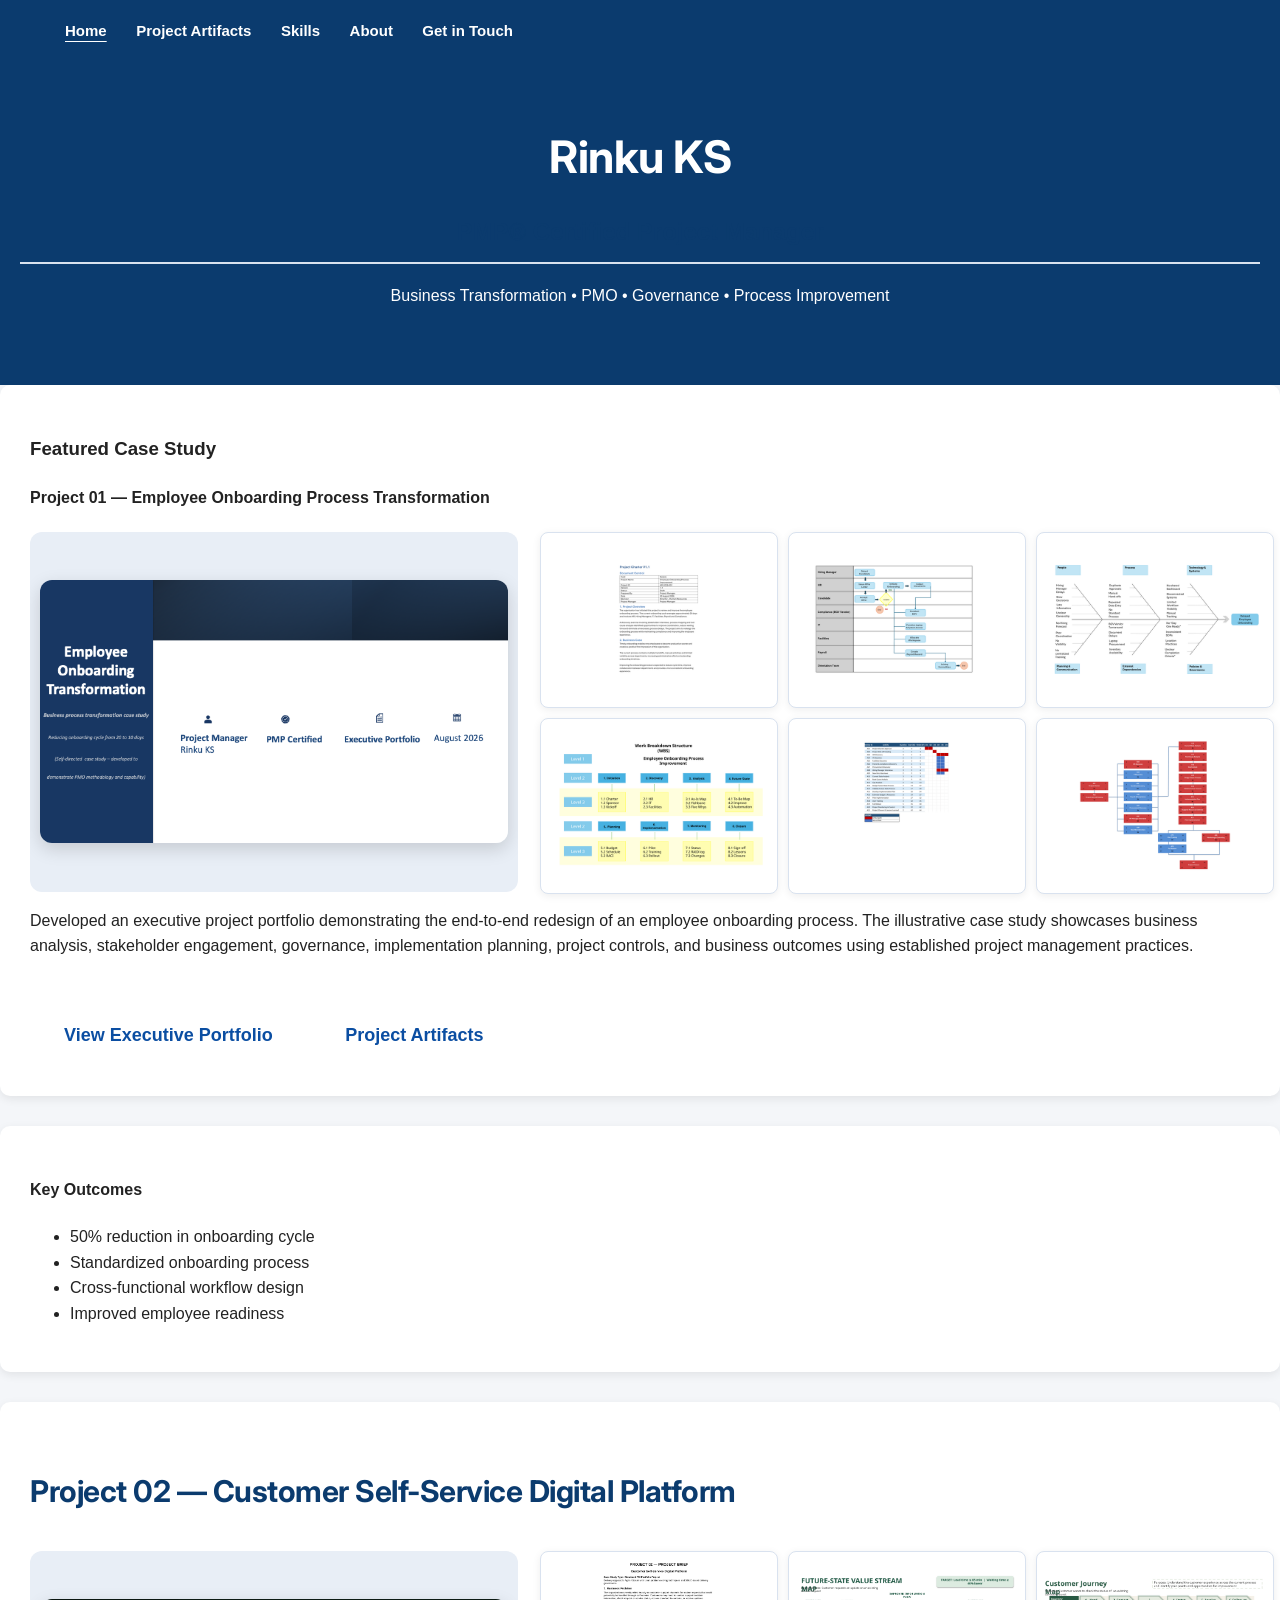
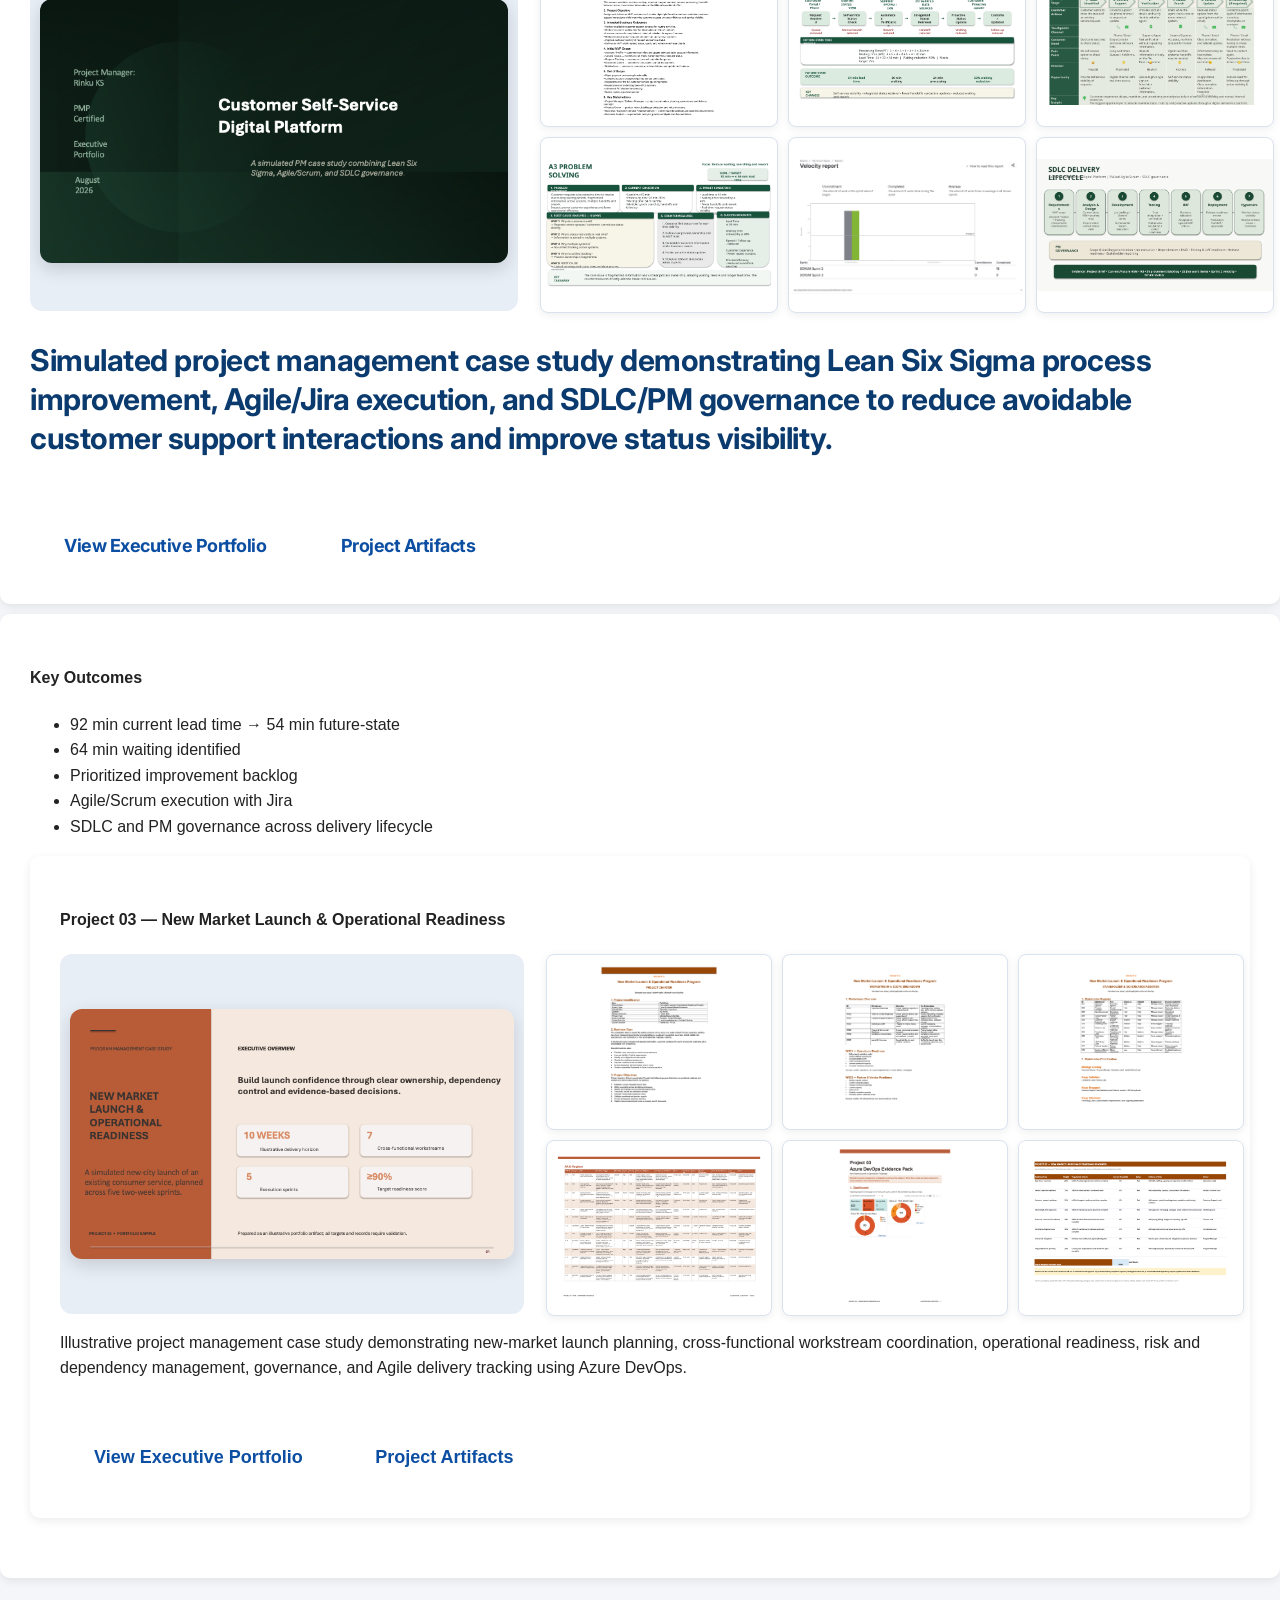
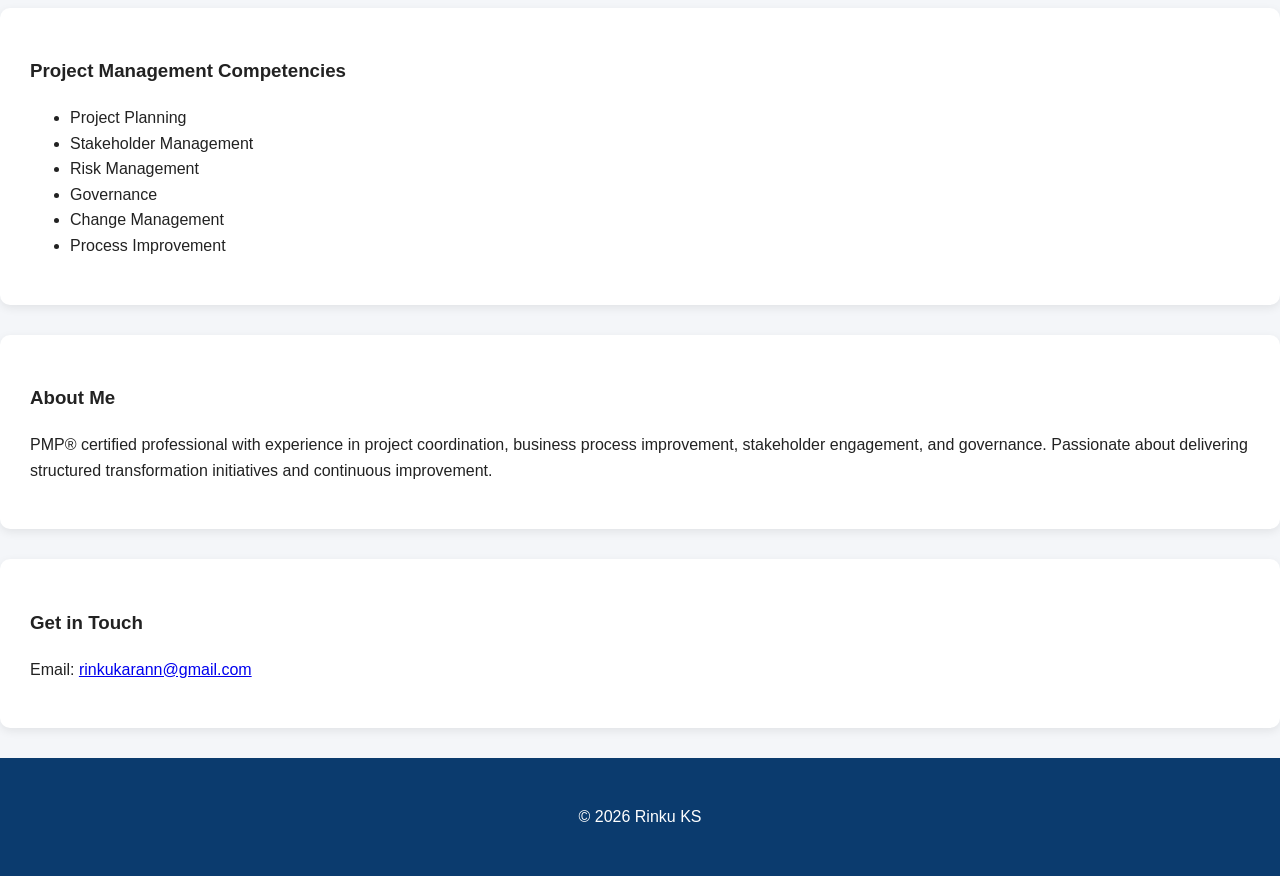
<file: index.html>
<!DOCTYPE html>
<html lang="en">
<head>
    <meta charset="UTF-8">
    <meta name="viewport" content="width=device-width, initial-scale=1.0">
    <title>Rinku KS | Executive Project Portfolio</title>

    <link rel="stylesheet" href="style.css">

    <link href="https://fonts.googleapis.com/css2?family=Inter:wght@300;400;600;700&display=swap" rel="stylesheet">
    <!-- Google tag (gtag.js) -->
<script async src="https://www.googletagmanager.com/gtag/js?id=G-6T3W9J2YVM"></script>
<script>
  window.dataLayer = window.dataLayer || [];
  function gtag(){dataLayer.push(arguments);}
  gtag('js', new Date());

  gtag('config', 'G-6T3W9J2YVM');
</script>
</head>

<body>
    <nav class="navbar">

    <div class="nav-links">
      <a href="#">Home</a>
        <a href="artifacts.html">Project Artifacts</a>
        <a href="#skills">Skills</a>
        <a href="#about">About</a>
        <a href="#contact">Get in Touch</a>
    </div>
</nav>

<header class="hero">

<h1>Rinku KS</h1>

<h2>PMP® Certified Project Manager</h2>

<p>
Business Transformation • PMO • Governance • Process Improvement
</p>

</div>
</header>

<section id="portfolio">

<h3>Featured Case Study</h3>

<h4>Project 01 — Employee Onboarding Process Transformation</h4>

<div class="project-visuals">

    <div class="project-cover">
        <img src="cover.png"
             alt="Employee Onboarding Transformation Portfolio"
             class="portfolio-image">
    </div>

    <div class="artifact-thumbnails">

        <img src="artifacts/p01_project_charter_thumb.png"
             alt="Project Charter">

        <img src="artifacts/p01_process_map_thumb.png"
             alt="As-Is Process Map">

        <img src="artifacts/p01_fishbone_thumb.png"
             alt="Fishbone Analysis">

        <img src="artifacts/p01_wbs_thumb.png"
             alt="Work Breakdown Structure">

        <img src="artifacts/p01_gantt_thumb.png"
             alt="Project Gantt Schedule">

        <img src="artifacts/p01_cpm_thumb.png"
             alt="Critical Path Network Diagram">

    </div>

</div>

<p>

Developed an executive project portfolio demonstrating the end-to-end redesign of an employee onboarding process. The illustrative case study showcases business analysis, stakeholder engagement, governance, implementation planning, project controls, and business outcomes using established project management practices.

</p>

    <div class="project-buttons">
    <a class="button"
       href="Rinku_KS_Executive_Portfolio_P01.pdf"
       target="_blank">
        View Executive Portfolio
    </a>

    <a class="button secondary"
       href="artifacts.html">
        Project Artifacts
    </a>
</section>

<section>

<h4>Key Outcomes</h4>

<ul>

<li>50% reduction in onboarding cycle</li>

<li>Standardized onboarding process</li>

<li>Cross-functional workflow design</li>

<li>Improved employee readiness</li>

</ul>

</section>
<section id="project02">

<h4>Project 02 — Customer Self-Service Digital Platform</h4>

<div class="project-visuals">

    <div class="project-cover">
        <img src="cover-project02.png"
             alt="Customer Self-Service Digital Platform Portfolio"
             class="portfolio-image">
    </div>

    <div class="artifact-thumbnails">

        <img src="artifacts/p02_project_brief_thumb.png"
             alt="Project Brief">

        <img src="artifacts/p02_vsm_thumb.png"
             alt="Future-State Value Stream Map">

        <img src="artifacts/p02_journey_map_thumb.png"
             alt="Customer Journey Map">

        <img src="artifacts/p02_a3_thumb.png"
             alt="A3 Problem Solving">

        <img src="artifacts/p02_velocity_thumb.png"
             alt="Jira Scrum Velocity Report">

        <img src="artifacts/p02_sdlc_thumb.png"
             alt="SDLC Delivery Lifecycle">
    </div>

</div>
<p>
Simulated project management case study demonstrating Lean Six Sigma process improvement,
Agile/Jira execution, and SDLC/PM governance to reduce avoidable customer support
interactions and improve status visibility.
</p>

    <div class="project-buttons">
    <a class="button"
       href="Rinku_KS_Executive_Portfolio_P02.pdf"
       target="_blank">
        View Executive Portfolio
    </a>

    <a class="button secondary"
       href="artifacts.html#project02">
        Project Artifacts
    </a>
</div>
    </a>

        </a>
</section>

<section>
        
<h4>Key Outcomes</h4>

<ul>
<li>92 min current lead time → 54 min future-state</li>
<li>64 min waiting identified</li>
<li>Prioritized improvement backlog</li>
<li>Agile/Scrum execution with Jira</li>
<li>SDLC and PM governance across delivery lifecycle</li>
</ul>

<p>

</div>
</a>
</p>

<section id="project03">

<h4>Project 03 — New Market Launch &amp; Operational Readiness</h4>

<div class="project-visuals">

    <div class="project-cover">
        <img src="artifacts/project03/thumbnails/Project_03_Executive_Summary_thumbnail.png"
             alt="New Market Launch Executive Summary"
             class="portfolio-image">
    </div>

    <div class="artifact-thumbnails">

        <img src="artifacts/project03/thumbnails/Project_03_Project_Charter_thumbnail.png"
             alt="Project Charter">

        <img src="artifacts/project03/thumbnails/Project_03_Workstream_Scope_Breakdown_thumbnail.png"
             alt="Workstream Scope Breakdown">

        <img src="artifacts/project03/thumbnails/Project_03_Stakeholder_Governance_Register_thumbnail.png"
             alt="Stakeholder and Governance Register">

        <img src="artifacts/project03/thumbnails/Project_03_RAID_and_Dependency_Portfolio_thumbnail.png"
             alt="RAID and Dependency Register">

        <img src="artifacts/project03/thumbnails/Project_03_Azure_DevOps_EvidencePack_Portfolio_Thumbnail.png"
             alt="Azure DevOps Evidence Pack">

        <img src="artifacts/project03/thumbnails/Project_03_Launch_Readiness_Scorecard_thumbnail.png"
             alt="Launch Readiness Scorecard">

    </div>

</div>

<p>
Illustrative project management case study demonstrating new-market launch planning,
cross-functional workstream coordination, operational readiness, risk and dependency
management, governance, and Agile delivery tracking using Azure DevOps.
</p>

<div class="project-buttons">

    <a class="button"
       href="artifacts/project03/Project_03_Executive_Summary.pdf"
       target="_blank">
        View Executive Portfolio
    </a>

    <a class="button secondary"
       href="artifacts.html#project03">
        Project Artifacts
    </a>

</div>

</section>

</section>
<section id="skills">

<h3>Project Management Competencies</h3>

<ul>

<li>Project Planning</li>

<li>Stakeholder Management</li>

<li>Risk Management</li>

<li>Governance</li>

<li>Change Management</li>

<li>Process Improvement</li>

</ul>

</section>

<section id="about">

<h3>About Me</h3>

<p>

PMP® certified professional with experience in project coordination, business process improvement, stakeholder engagement, and governance. Passionate about delivering structured transformation initiatives and continuous improvement.

</p>

</section>
<section id="contact">

<h3>Get in Touch</h3>

<p>
Email:
<a href="mailto:your@email.com">rinkukarann@gmail.com</a>
</p>



</section>
<footer>

<p>

© 2026 Rinku KS

</p>

</footer>
<script>
const navLinks = document.querySelectorAll('.nav-links a');

const sections = [
    { id: 'skills', link: document.querySelector('.nav-links a[href="#skills"]') },
    { id: 'about', link: document.querySelector('.nav-links a[href="#about"]') },
    { id: 'contact', link: document.querySelector('.nav-links a[href="#contact"]') }
];

function updateActiveNav() {
    let current = '';

    sections.forEach(section => {
        const element = document.getElementById(section.id);

        if (element && window.scrollY >= element.offsetTop - 150) {
            current = section.id;
        }
    });

    navLinks.forEach(link => link.classList.remove('active'));

    if (current) {
        const activeSection = sections.find(section => section.id === current);
        if (activeSection) {
            activeSection.link.classList.add('active');
        }
    } else {
        document.querySelector('.nav-links a[href="#"]').classList.add('active');
    }
}

window.addEventListener('scroll', updateActiveNav);
updateActiveNav();
</script>
</body>

</html>
</file>
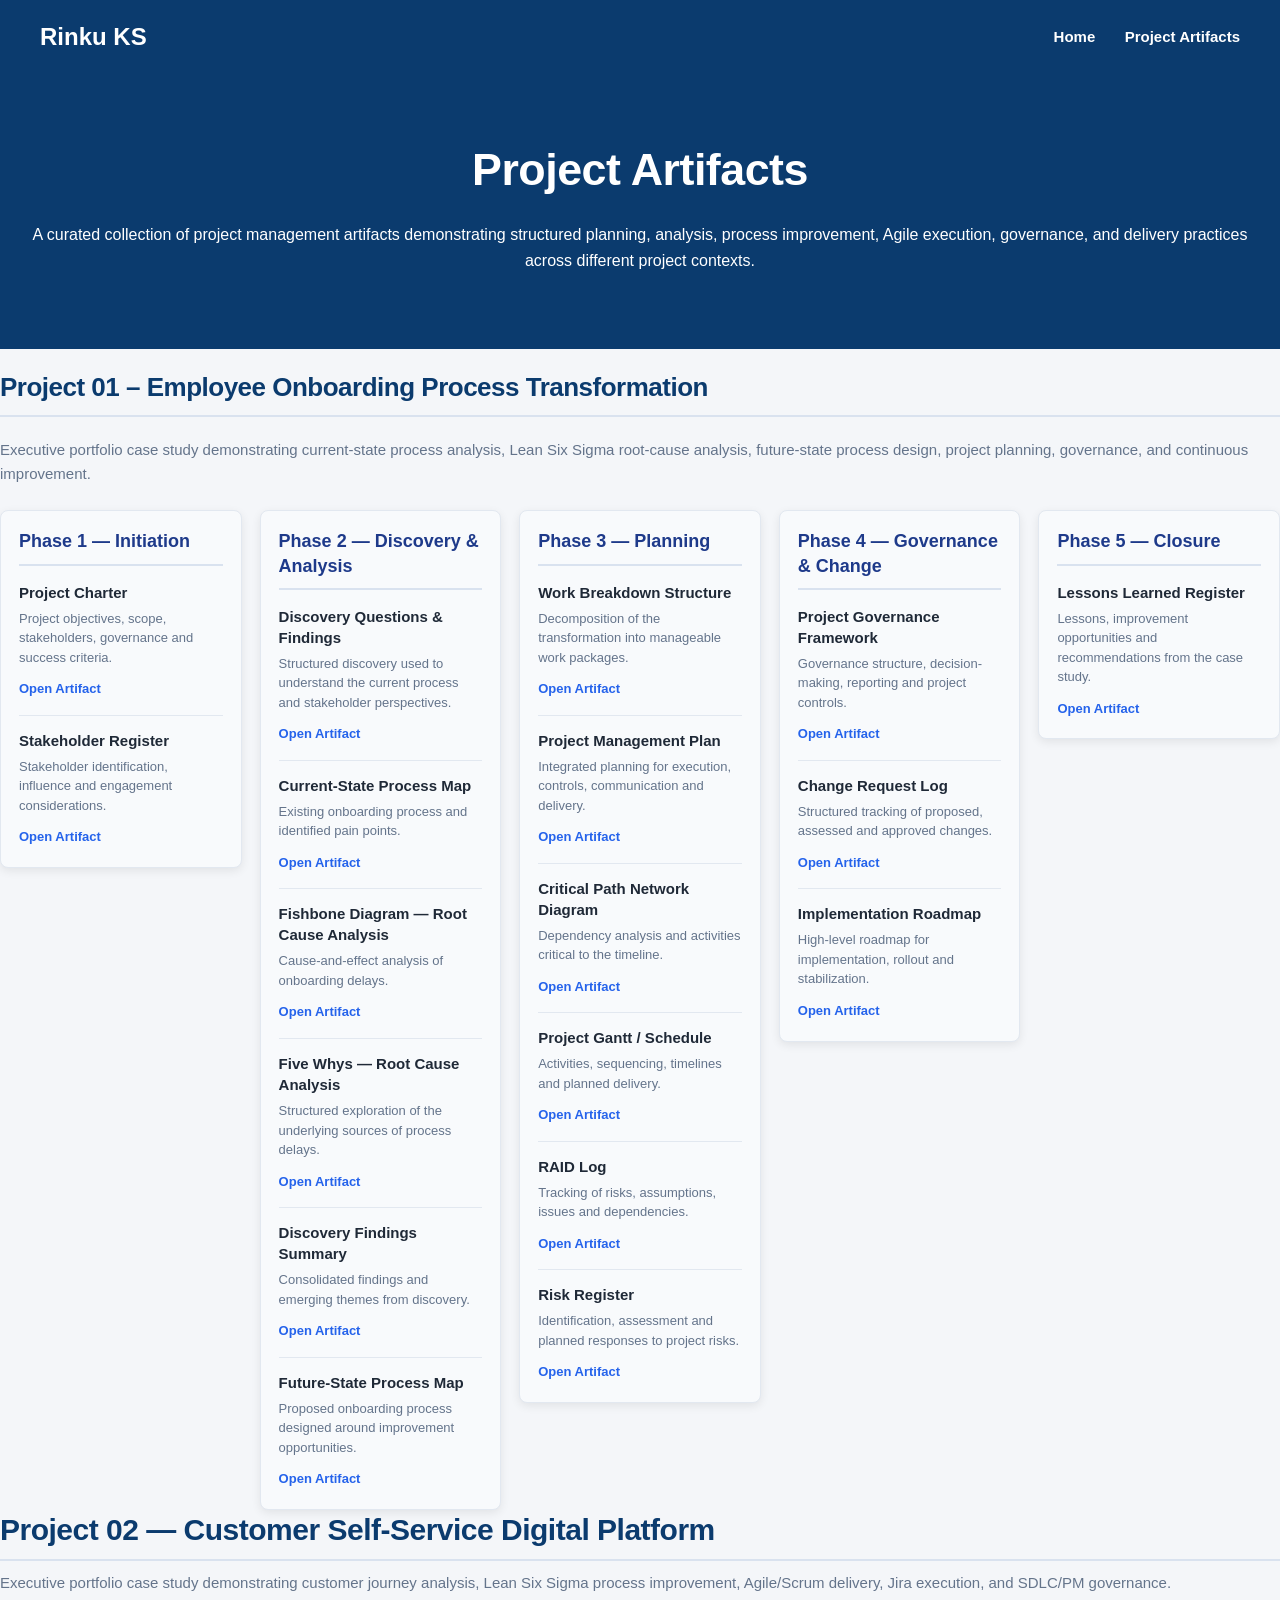
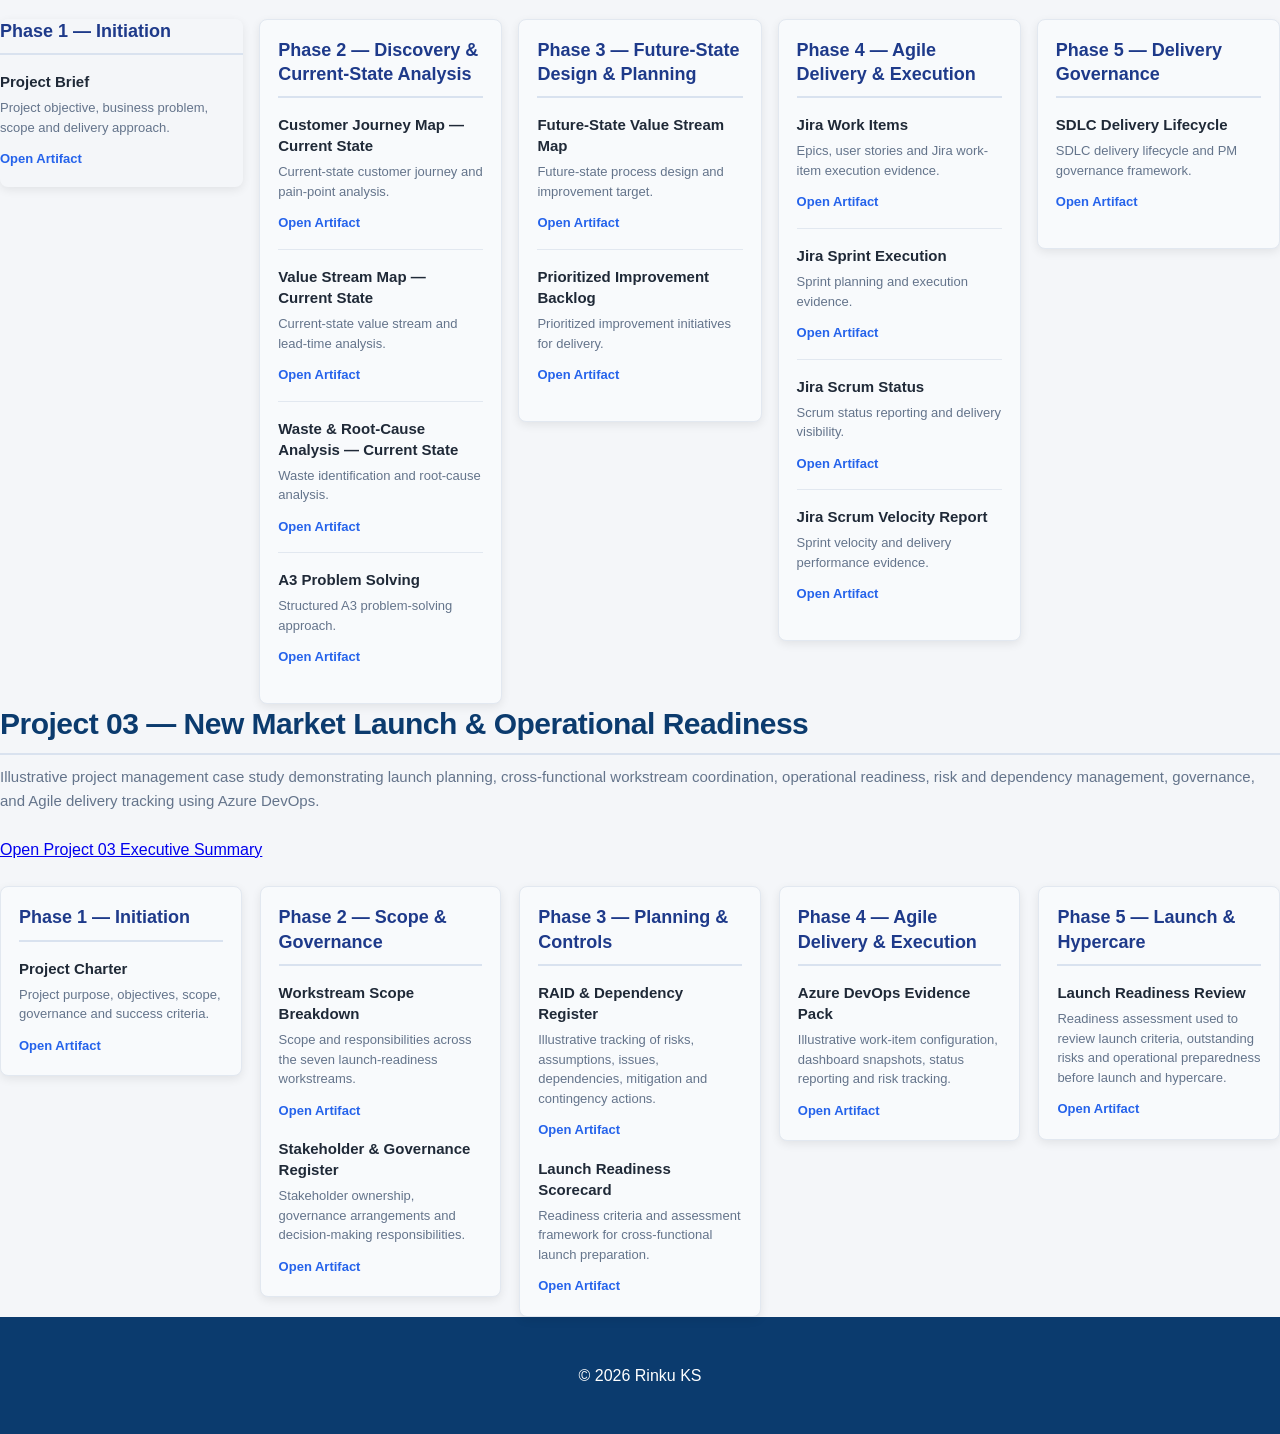
<file: artifacts.html>
<!DOCTYPE html>
<html lang="en">
<head>
    <meta charset="UTF-8">
    <meta name="viewport" content="width=device-width, initial-scale=1.0">
    <title>Project Artifacts | Rinku KS</title>
    <link rel="stylesheet" href="style.css">
</head>
<body>

<nav class="navbar">
    <div class="logo">Rinku KS</div>
    <div class="nav-links">
        <a href="index.html">Home</a>
        <a href="artifacts.html">Project Artifacts</a>
    </div>
</nav>

<header class="artifacts-header">
    <h1>Project Artifacts</h1>
    <p>
        A curated collection of project management artifacts demonstrating
        structured planning, analysis, process improvement, Agile execution,
        governance, and delivery practices across different project contexts.
    </p>
</header>

<main class="artifacts-container">

<!-- PROJECT 01 -->
<div class="project01-intro">
    <h2>Project 01 – Employee Onboarding Process Transformation</h2>
    <p>
        Executive portfolio case study demonstrating current-state process
        analysis, Lean Six Sigma root-cause analysis, future-state process
        design, project planning, governance, and continuous improvement.
    </p>
</div>

<div class="project01-phases">

    <section class="artifact-phase">
        <h2>Phase 1 — Initiation</h2>
        <div class="artifact-card">
            <h3>Project Charter</h3>
            <p>Project objectives, scope, stakeholders, governance and success criteria.</p>
            <a href="artifacts/13_Project_Charter_V1.0.pdf" target="_blank" rel="noopener">Open Artifact</a>
        </div>
        <div class="artifact-card">
            <h3>Stakeholder Register</h3>
            <p>Stakeholder identification, influence and engagement considerations.</p>
            <a href="artifacts/17_Stakeholder_Register_V1.0.xlsx" target="_blank" rel="noopener">Open Artifact</a>
        </div>
    </section>

    <section class="artifact-phase">
        <h2>Phase 2 — Discovery &amp; Analysis</h2>
        <div class="artifact-card">
            <h3>Discovery Questions &amp; Findings</h3>
            <p>Structured discovery used to understand the current process and stakeholder perspectives.</p>
            <a href="artifacts/00_Project_Discovery_Questions_V0.2.pdf" target="_blank" rel="noopener">Open Artifact</a>
        </div>
        <div class="artifact-card">
            <h3>Current-State Process Map</h3>
            <p>Existing onboarding process and identified pain points.</p>
            <a href="artifacts/02_As_Is_Process_Map_V1.0.pdf" target="_blank" rel="noopener">Open Artifact</a>
        </div>
        <div class="artifact-card">
            <h3>Fishbone Diagram — Root Cause Analysis</h3>
            <p>Cause-and-effect analysis of onboarding delays.</p>
            <a href="artifacts/03_Fishbone_Diagram_V1.0.pdf" target="_blank" rel="noopener">Open Artifact</a>
        </div>
        <div class="artifact-card">
            <h3>Five Whys — Root Cause Analysis</h3>
            <p>Structured exploration of the underlying sources of process delays.</p>
            <a href="artifacts/04_Five_Whys_Analysis_V1.0.pdf" target="_blank" rel="noopener">Open Artifact</a>
        </div>
        <div class="artifact-card">
            <h3>Discovery Findings Summary</h3>
            <p>Consolidated findings and emerging themes from discovery.</p>
            <a href="artifacts/12_Discovery_Findings_Summary_V1.0_FINAL.pdf" target="_blank" rel="noopener">Open Artifact</a>
        </div>
        <div class="artifact-card">
            <h3>Future-State Process Map</h3>
            <p>Proposed onboarding process designed around improvement opportunities.</p>
            <a href="artifacts/06_Future_State_Process_Map_V1.0.pdf" target="_blank" rel="noopener">Open Artifact</a>
        </div>
    </section>

    <section class="artifact-phase">
        <h2>Phase 3 — Planning</h2>
        <div class="artifact-card">
            <h3>Work Breakdown Structure</h3>
            <p>Decomposition of the transformation into manageable work packages.</p>
            <a href="artifacts/14_Work_Breakdown_Structure_V1.0.pdf" target="_blank" rel="noopener">Open Artifact</a>
        </div>
        <div class="artifact-card">
            <h3>Project Management Plan</h3>
            <p>Integrated planning for execution, controls, communication and delivery.</p>
            <a href="artifacts/15_Project_Management_Plan_V1.0.pdf" target="_blank" rel="noopener">Open Artifact</a>
        </div>
        <div class="artifact-card">
            <h3>Critical Path Network Diagram</h3>
            <p>Dependency analysis and activities critical to the timeline.</p>
            <a href="artifacts/20_Critical_Path_Network_Diagram_V1.0.pdf" target="_blank" rel="noopener">Open Artifact</a>
        </div>
        <div class="artifact-card">
            <h3>Project Gantt / Schedule</h3>
            <p>Activities, sequencing, timelines and planned delivery.</p>
            <a href="artifacts/21_Project_Gantt_Schedule_V1.0.xlsx" target="_blank" rel="noopener">Open Artifact</a>
        </div>
        <div class="artifact-card">
            <h3>RAID Log</h3>
            <p>Tracking of risks, assumptions, issues and dependencies.</p>
            <a href="artifacts/22_RAID_log_V1.0.xlsx" target="_blank" rel="noopener">Open Artifact</a>
        </div>
        <div class="artifact-card">
            <h3>Risk Register</h3>
            <p>Identification, assessment and planned responses to project risks.</p>
            <a href="artifacts/24_Risk_Register_V1.0.xlsx" target="_blank" rel="noopener">Open Artifact</a>
        </div>
    </section>

    <section class="artifact-phase">
        <h2>Phase 4 — Governance &amp; Change</h2>
        <div class="artifact-card">
            <h3>Project Governance Framework</h3>
            <p>Governance structure, decision-making, reporting and project controls.</p>
            <a href="artifacts/Project%20Governance%20%26%20Framework.pdf" target="_blank" rel="noopener">Open Artifact</a>
        </div>
        <div class="artifact-card">
            <h3>Change Request Log</h3>
            <p>Structured tracking of proposed, assessed and approved changes.</p>
            <a href="artifacts/29_Change_Request_Log.xlsx" target="_blank" rel="noopener">Open Artifact</a>
        </div>
        <div class="artifact-card">
            <h3>Implementation Roadmap</h3>
            <p>High-level roadmap for implementation, rollout and stabilization.</p>
            <a href="artifacts/Implementation_Roadmap.pdf" target="_blank" rel="noopener">Open Artifact</a>
        </div>
    </section>

    <section class="artifact-phase">
        <h2>Phase 5 — Closure</h2>
        <div class="artifact-card">
            <h3>Lessons Learned Register</h3>
            <p>Lessons, improvement opportunities and recommendations from the case study.</p>
            <a href="artifacts/31_Lessons_Learned_Register_V1.0.xlsx" target="_blank" rel="noopener">Open Artifact</a>
        </div>
    </section>

</div>

<!-- PROJECT 02 -->
<div class="project02-header">
    <h2 id="project02">Project 02 — Customer Self-Service Digital Platform</h2>
    <p>
        Executive portfolio case study demonstrating customer journey analysis,
        Lean Six Sigma process improvement, Agile/Scrum delivery, Jira execution,
        and SDLC/PM governance.
    </p>
</div>

<div class="project02-phases">

    <section class="artifact-phase">
        <h2>Phase 1 — Initiation</h2>
        <div class="artifact-card">
            <h3>Project Brief</h3>
            <p>Project objective, business problem, scope and delivery approach.</p>
            <a href="artifacts/project02/02.01_Project_Brief.pdf" target="_blank" rel="noopener">Open Artifact</a>
        </div>
    </section>

    <section class="artifact-phase">
        <h2>Phase 2 — Discovery &amp; Current-State Analysis</h2>
        <div class="artifact-card">
            <h3>Customer Journey Map — Current State</h3>
            <p>Current-state customer journey and pain-point analysis.</p>
            <a href="artifacts/project02/02.02_Customer_Journey_Map_Current_State.pdf" target="_blank" rel="noopener">Open Artifact</a>
        </div>
        <div class="artifact-card">
            <h3>Value Stream Map — Current State</h3>
            <p>Current-state value stream and lead-time analysis.</p>
            <a href="artifacts/project02/02.03_Value_Stream_Map_Current_State.pdf" target="_blank" rel="noopener">Open Artifact</a>
        </div>
        <div class="artifact-card">
    <h3>Waste &amp; Root-Cause Analysis — Current State</h3>
    <p>Waste identification and root-cause analysis.</p>
    <a href="artifacts/project02/02.04_Waste_RootCause_Analysis_Current%20_State.pdf" target="_blank" rel="noopener">Open Artifact</a>
</div>
        <div class="artifact-card">
            <h3>A3 Problem Solving</h3>
            <p>Structured A3 problem-solving approach.</p>
            <a href="artifacts/project02/02.05_A3_Problem_Solving.pdf" target="_blank" rel="noopener">Open Artifact</a>
        </div>
    </section>

    <section class="artifact-phase">
        <h2>Phase 3 — Future-State Design &amp; Planning</h2>
        <div class="artifact-card">
            <h3>Future-State Value Stream Map</h3>
            <p>Future-state process design and improvement target.</p>
            <a href="artifacts/project02/02.06_Future_State_VSM.pdf" target="_blank" rel="noopener">Open Artifact</a>
        </div>
        <div class="artifact-card">
            <h3>Prioritized Improvement Backlog</h3>
            <p>Prioritized improvement initiatives for delivery.</p>
            <a href="artifacts/project02/02.07_Improvement_Backlog.pdf" target="_blank" rel="noopener">Open Artifact</a>
        </div>
    </section>

    <section class="artifact-phase">
        <h2>Phase 4 — Agile Delivery &amp; Execution</h2>
        <div class="artifact-card">
            <h3>Jira Work Items</h3>
            <p>Epics, user stories and Jira work-item execution evidence.</p>
            <a href="artifacts/project02/02.08_Jira_Work_Items.pdf" target="_blank" rel="noopener">Open Artifact</a>
        </div>
        <div class="artifact-card">
            <h3>Jira Sprint Execution</h3>
            <p>Sprint planning and execution evidence.</p>
            <a href="artifacts/project02/02.09_Jira_Sprint_Execution.pdf" target="_blank" rel="noopener">Open Artifact</a>
        </div>
        <div class="artifact-card">
            <h3>Jira Scrum Status</h3>
            <p>Scrum status reporting and delivery visibility.</p>
            <a href="artifacts/project02/02.10_Jira_Scrum_Status.pdf" target="_blank" rel="noopener">Open Artifact</a>
        </div>
        <div class="artifact-card">
            <h3>Jira Scrum Velocity Report</h3>
            <p>Sprint velocity and delivery performance evidence.</p>
            <a href="artifacts/project02/02.11_Jira_Scrum_Velocity_Report.png" target="_blank" rel="noopener">Open Artifact</a>
        </div>
    </section>

    <section class="artifact-phase">
        <h2>Phase 5 — Delivery Governance</h2>
        <div class="artifact-card">
            <h3>SDLC Delivery Lifecycle</h3>
            <p>SDLC delivery lifecycle and PM governance framework.</p>
            <a href="artifacts/project02/02.12_SDLC_Delivery_Lifecycle.pdf" target="_blank" rel="noopener">Open Artifact</a>
        </div>
    </section>

</div>

<!-- PROJECT 03 -->
<div class="project03-header" id="project03">
    <h2>Project 03 — New Market Launch &amp; Operational Readiness</h2>
    <p>
        Illustrative project management case study demonstrating launch planning,
        cross-functional workstream coordination, operational readiness, risk and
        dependency management, governance, and Agile delivery tracking using Azure DevOps.
    </p>
</div>

<div class="project03-executive-summary">
    <a href="artifacts/project03/Project_03_Executive_Summary.pdf" target="_blank" rel="noopener">
        Open Project 03 Executive Summary
    </a>
</div>

<div class="project03-phases">

    <!-- PHASE 1 -->
    <section class="artifact-phase">
        <h2>Phase 1 — Initiation</h2>

        <div class="artifact-card">
            <h3>Project Charter</h3>
            <p>Project purpose, objectives, scope, governance and success criteria.</p>
            <a href="artifacts/project03/Project_03_Project_Charter.pdf"
               target="_blank" rel="noopener">Open Artifact</a>
        </div>
    </section>

    <!-- PHASE 2 -->
    <section class="artifact-phase">
        <h2>Phase 2 — Scope &amp; Governance</h2>

        <div class="artifact-card">
            <h3>Workstream Scope Breakdown</h3>
            <p>Scope and responsibilities across the seven launch-readiness workstreams.</p>
            <a href="artifacts/project03/Project_03_Workstream_Scope_Breakdown.pdf"
               target="_blank" rel="noopener">Open Artifact</a>
        </div>

        <div class="artifact-card">
            <h3>Stakeholder &amp; Governance Register</h3>
            <p>Stakeholder ownership, governance arrangements and decision-making responsibilities.</p>
            <a href="artifacts/project03/Project_03_Stakeholder_Governance_Register.pdf"
               target="_blank" rel="noopener">Open Artifact</a>
        </div>
    </section>

    <!-- PHASE 3 -->
    <section class="artifact-phase">
        <h2>Phase 3 — Planning &amp; Controls</h2>

        <div class="artifact-card">
            <h3>RAID &amp; Dependency Register</h3>
            <p>Illustrative tracking of risks, assumptions, issues, dependencies, mitigation and contingency actions.</p>
            <a href="artifacts/project03/Project_03_RAID_and_Dependency_Portfolio.pdf"
               target="_blank" rel="noopener">Open Artifact</a>
        </div>

        <div class="artifact-card">
            <h3>Launch Readiness Scorecard</h3>
            <p>Readiness criteria and assessment framework for cross-functional launch preparation.</p>
            <a href="artifacts/project03/Project_03_Launch_Readiness_Scorecard.pdf"
               target="_blank" rel="noopener">Open Artifact</a>
        </div>
    </section>

    <!-- PHASE 4 -->
    <section class="artifact-phase">
        <h2>Phase 4 — Agile Delivery &amp; Execution</h2>

        <div class="artifact-card">
            <h3>Azure DevOps Evidence Pack</h3>
            <p>Illustrative work-item configuration, dashboard snapshots, status reporting and risk tracking.</p>
            <a href="artifacts/project03/Project_03_Azure_DevOps_EvidencePack_Portfolio.pdf"
               target="_blank" rel="noopener">Open Artifact</a>
        </div>
    </section>

    <!-- PHASE 5 -->
    <section class="artifact-phase">
        <h2>Phase 5 — Launch &amp; Hypercare</h2>

        <div class="artifact-card">
            <h3>Launch Readiness Review</h3>
            <p>Readiness assessment used to review launch criteria, outstanding risks and operational preparedness before launch and hypercare.</p>
            <a href="artifacts/project03/Project_03_Launch_Readiness_Scorecard.pdf"
               target="_blank" rel="noopener">Open Artifact</a>
        </div>
    </section>

</div>
</div>

</main>

<footer>
    <p>© 2026 Rinku KS</p>
</footer>

</body>
</html>
</file>
<file: style.css>
body {
    font-family: Arial, Helvetica, sans-serif;
    margin: 0;
    background: #f4f6f9;
    color: #222;
    line-height: 1.6;
}

header {
    background: #0b3b6e;
    color: white;
    padding: 60px 20px;
    text-align: center;
}

header h1 {
    margin: 0;
    font-family: 'Inter', Arial, Helvetica, sans-serif;
    font-size: 2.8rem;
    font-weight: 700;
    letter-spacing: -0.5px;
}
}

header p {
    font-size: 1.2rem;
    opacity: 0.9;
}

.container {
    width: 90%;
    max-width: 1100px;
    margin: auto;
    padding: 40px 0;
}

section {
    background: white;
    padding: 30px;
    margin-bottom: 30px;
    border-radius: 10px;
    box-shadow: 0 3px 10px rgba(0,0,0,0.08);
}

h2 {
    color: #0b3b6e;
    border-bottom: 2px solid #d9e2ef;
    padding-bottom: 10px;
}

.project-card {
    border-left: 5px solid #0b3b6e;
    padding-left: 20px;
}

.btn {
    display: inline-block;
    background: #0b3b6e;
    color: white;
    text-decoration: none;
    padding: 12px 22px;
    border-radius: 6px;
    margin-top: 15px;
}

.btn:hover {
    background: #14559c;
}

footer {
    text-align: center;
    padding: 30px;
    background: #0b3b6e;
    color: white;
}
.portfolio-image {
    width: 100%;
    max-width: 850px;
    display: block;
    margin: 25px auto;
    border-radius: 12px;
    box-shadow: 0 6px 18px rgba(0,0,0,0.15);
}
.button{
    display:inline-block;
    margin-top:30px;
    padding:14px 30px;
    background:#ffffff;
    color:#0b4ea2;
    text-decoration:none;
    font-weight:700;
    border-radius:8px;
    transition:0.3s;
}

.button:visited{
    color:#0b4ea2;
}

.button:hover{
    background:#dcecff;
}

.button:active{
    color:#0b4ea2;
}
.case-study img{
    width:100%;
    max-width:900px;
    display:block;
    margin:30px auto;
    border-radius:10px;
    box-shadow:0 10px 30px rgba(0,0,0,.18);
}

.button{
    display:inline-block;
    margin-top:30px;
    padding:16px 34px;
    background:#ffffff;
    color:#0b4ea2;
    text-decoration:none;
    font-weight:700;
    font-size:18px;
    border-radius:8px;
}

.button:hover{
    background:#dbeaff;
}

.button:visited{
    color:#0b4ea2;
}
/* Navigation Bar */

.navbar {
    background: #0b3b6e;
    color: white;
    display: flex;
    justify-content: space-between;
    align-items: center;
    padding: 18px 40px;
    position: sticky;
    top: 0;
    z-index: 1000;
}

.logo {
    font-size: 24px;
    font-weight: bold;
}

.nav-links a {
    color: white;
    text-decoration: none;
    margin-left: 25px;
    font-weight: 600;
    font-size: 15px;
    transition: 0.3s;
}

.nav-links a:hover {
    color: white;
    text-decoration: underline;
    text-underline-offset: 5px;
}

.nav-links a.active {
    text-decoration: underline;
    text-underline-offset: 5px;
}
}
/* Project Artifacts */

.artifact-card {
    background: #ffffff;
    border-left: 4px solid #0b3b6e;
    padding: 22px 26px;
    margin: 18px 0;
    border-radius: 8px;
    box-shadow: 0 3px 12px rgba(0, 0, 0, 0.08);
}

.artifact-card h4 {
    margin-top: 0;
    color: #0b3b6e;
    font-size: 20px;
}

.artifact-card p {
    margin-bottom: 12px;
    color: #555;
}

.artifact-card .button {
    margin-top: 8px;
    font-size: 14px;
    padding: 10px 20px;
}
/* =========================================
   Featured Project Visual Layout
   ========================================= */

.project-visuals {
    display: grid;
    grid-template-columns: 40% 60%;
    gap: 22px;

    /* One fixed visual height for both sides */
    height: 360px;

    align-items: stretch;
}

/* -----------------------------------------
   Project Cover
   ----------------------------------------- */

.project-cover {
    width: 100%;
    height: 360px;

    display: flex;
    align-items: center;
    justify-content: center;

    padding: 10px;
    box-sizing: border-box;

    background: #e8eef6;
    border-radius: 12px;

    overflow: hidden;
}
}

.project-cover .portfolio-image {
    width: 100%;
    height: 360px;

    max-width: none;
    margin: 0;

    display: block;
    object-fit: contain;

    border-radius: 12px;
    box-shadow: 0 6px 18px rgba(0,0,0,0.15);
}

/* -----------------------------------------
   Artifact Thumbnail Grid
   3 columns × 2 rows
   ----------------------------------------- */

.artifact-thumbnails {
    width: 100%;
    height: 360px;

    display: grid;
    grid-template-columns: repeat(3, 1fr);
    grid-template-rows: repeat(2, 1fr);

    gap: 12px;

    min-width: 0;
}

/* Individual thumbnail */

.artifact-thumbnails img {
    width: 100%;
    height: 100%;

    min-width: 0;
    min-height: 0;

    display: block;

    object-fit: contain;

    background: #ffffff;

    border: 1px solid #d9e2ef;
    border-radius: 8px;

    box-shadow: 0 2px 8px rgba(0,0,0,0.07);
}
}
/* Project 01 — Horizontal Phase Layout */

.project01-phases {
    display: grid;
    grid-template-columns: repeat(5, minmax(0, 1fr));
    gap: 18px;
    align-items: start;
}

.project01-phases .artifact-phase {
    min-width: 0;
}

.project01-phases .artifact-phase h2 {
    font-size: 18px;
    margin-bottom: 16px;
}

.project01-phases .artifact-card {
    margin-bottom: 16px;
}

.artifacts-container > .artifact-phase h2 {
    font-size: 18px;
    margin-bottom: 10px;
}
/* Project 02 - Match Project 01 Typography */

.project02-phases .artifact-phase h2 {
    font-size: 18px;
    margin-bottom: 16px;
}

.project02-phases .artifact-card {
    margin-bottom: 16px;
}
/* =========================================================
   EXECUTIVE HORIZONTAL PROJECT LAYOUT
   ========================================================= */

.project01-phases,
.project02-phases {
  display: grid;
  grid-template-columns: repeat(5, minmax(0, 1fr));
  gap: 18px;
  width: 100%;
  margin-top: 24px;
  align-items: start;
}

/* Each phase becomes one clean column */
.project01-phases .artifact-phase,
.project02-phases .artifact-phase {
  min-width: 0;
  margin: 0;
  padding: 18px;
  background: #f8fafc;
  border: 1px solid #e2e8f0;
  border-radius: 8px;
}

/* Phase heading */
.project01-phases .artifact-phase h2,
.project02-phases .artifact-phase h2 {
  font-size: 18px;
  line-height: 1.35;
  margin: 0 0 16px 0;
  color: #1e3a8a;
  font-weight: 700;
}

/* Artifact cards inside each phase */
.project01-phases .artifact-card,
.project02-phases .artifact-card {
  margin: 0 0 14px 0;
  padding: 0 0 14px 0;
  border-bottom: 1px solid #e2e8f0;
  background: transparent;
}

/* Remove border from final artifact in each phase */
.project01-phases .artifact-card:last-child,
.project02-phases .artifact-card:last-child {
  margin-bottom: 0;
  padding-bottom: 0;
  border-bottom: none;
}

/* Artifact title */
.project01-phases .artifact-card h3,
.project02-phases .artifact-card h3 {
  font-size: 15px;
  line-height: 1.4;
  margin: 0 0 6px 0;
  color: #1f2937;
  font-weight: 600;
}

/* Artifact description */
.project01-phases .artifact-card p,
.project02-phases .artifact-card p {
  font-size: 13px;
  line-height: 1.5;
  margin: 0 0 8px 0;
  color: #64748b;
}

/* Artifact link */
.project01-phases .artifact-card a,
.project02-phases .artifact-card a {
  font-size: 13px;
  font-weight: 600;
  color: #2563eb;
  text-decoration: none;
}

.project01-phases .artifact-card a:hover,
.project02-phases .artifact-card a:hover {
  text-decoration: underline;
}

/* Project title and description */
.project01-header,
.project02-header {
  margin-bottom: 24px;
}

.project01-header h2,
.project02-header h2 {
  font-size: 26px;
  line-height: 1.3;
  margin: 0 0 10px 0;
  color: #1e293b;
}

.project01-header p,
.project02-header p {
  font-size: 15px;
  line-height: 1.6;
  margin: 0;
  color: #64748b;
}

/* Keep the five phases on one row on desktop */
@media (min-width: 900px) {
  .project01-phases,
  .project02-phases {
    grid-template-columns: repeat(5, minmax(0, 1fr));
  }
}

/* Tablet */
@media (max-width: 899px) {
  .project01-phases,
  .project02-phases {
    grid-template-columns: repeat(2, minmax(0, 1fr));
  }
}

/* Mobile */
@media (max-width: 600px) {
  .project01-phases,
  .project02-phases {
    grid-template-columns: 1fr;
  }
}
/* Project 02 header must span the full width */
.project02-phases > .artifact-phase:first-child {
  grid-column: 1 / -1;
  background: transparent;
  border: none;
  padding: 0;
}
.project02-phases .artifact-phase {
    min-width: 0;
    width: 100%;
}

.project02-phases .artifact-phase h2 {
    font-size: 16px;
    line-height: 1.3;
    margin: 0 0 16px 0;
    color: #1e293b;
}

.project02-phases .artifact-card {
    width: 100%;
    box-sizing: border-box;
}
/* ================================
   PROJECT 02 — FINAL LAYOUT FIX
   ================================ */

.project02-header h2 {
    font-size: 26px !important;
    line-height: 1.3 !important;
    margin: 0 0 10px 0 !important;
    color: #1e293b !important;
}

.project02-header p {
    font-size: 15px !important;
    line-height: 1.6 !important;
    margin: 0 !important;
    color: #64748b !important;
}

/* Five phases in one horizontal row */
.project02-phases {
    display: grid !important;
    grid-template-columns: repeat(5, minmax(0, 1fr)) !important;
    gap: 16px !important;
    align-items: start !important;
    width: 100% !important;
}

/* Every phase occupies exactly ONE column */
.project02-phases .artifact-phase {
    display: block !important;
    width: 100% !important;
    min-width: 0 !important;
    margin: 0 !important;
    grid-column: auto !important;
    grid-row: auto !important;
}

/* Phase headings */
.project02-phases .artifact-phase h2 {
    font-size: 16px !important;
    line-height: 1.3 !important;
    margin: 0 0 16px 0 !important;
    color: #1e293b !important;
}

/* Artifact cards inside each phase */
.project02-phases .artifact-card {
    width: 100% !important;
    min-width: 0 !important;
    box-sizing: border-box !important;
    margin-bottom: 16px !important;
}

/* Artifact titles */
.project02-phases .artifact-card h3 {
    font-size: 15px !important;
    line-height: 1.35 !important;
    margin: 0 0 8px 0 !important;
}

/* Artifact descriptions */
.project02-phases .artifact-card p {
    font-size: 13px !important;
    line-height: 1.5 !important;
}

/* Links */
.project02-phases .artifact-card a {
    font-size: 13px !important;
}
/* ===== FIX PROJECT 02 PAGE WIDTH ===== */

.project02-header,
.project02-phases {
    width: 100%;
    max-width: 100%;
    box-sizing: border-box;
}

.project02-phases {
    overflow: visible;
}

.project02-phases .artifact-phase,
.project02-phases .artifact-card {
    min-width: 0;
    max-width: 100%;
    box-sizing: border-box;
}

.project02-phases .artifact-card h3,
.project02-phases .artifact-card p,
.project02-phases .artifact-card a {
    overflow-wrap: anywhere;
    word-break: normal;
}

/* Prevent the entire webpage from creating a horizontal overflow */
html,
body {
    max-width: 100%;
    overflow-x: hidden;
}

/* Project 03 — Match Projects 01 and 02 */

.project03-header {
    margin-bottom: 24px;
}

.project03-header h2 {
    font-size: 26px;
    line-height: 1.3;
    margin: 0 0 10px;
    color: #1e293b;
}

.project03-header p {
    font-size: 15px;
    line-height: 1.6;
    margin: 0;
    color: #64748b;
}

.project03-phases {
    display: grid;
    grid-template-columns: repeat(5, minmax(0, 1fr));
    gap: 18px;
    width: 100%;
    margin-top: 24px;
    align-items: start;
}

.project03-phases .artifact-phase {
    min-width: 0;
    margin: 0;
    padding: 18px;
    background: #f8fafc;
    border: 1px solid #e2e8f0;
    border-radius: 8px;
    box-sizing: border-box;
}

.project03-phases .artifact-phase h2 {
    font-size: 16px;
    line-height: 1.3;
    margin: 0 0 16px;
    color: #1e293b;
}

.project03-phases .artifact-card {
    width: 100%;
    min-width: 0;
    box-sizing: border-box;
    margin-bottom: 16px;
}

.project03-phases .artifact-card:last-child {
    margin-bottom: 0;
}

.project03-phases .artifact-card h3,
.project03-phases .artifact-card p,
.project03-phases .artifact-card a {
    overflow-wrap: anywhere;
}

@media (max-width: 899px) {
    .project03-phases {
        grid-template-columns: repeat(2, minmax(0, 1fr));
    }
}

@media (max-width: 600px) {
    .project03-phases {
        grid-template-columns: 1fr;
    }
}

/* Projects 02 and 03 — Match Project 01 typography exactly */

/* Phase headings */
.project02-phases .artifact-phase h2,
.project03-phases .artifact-phase h2 {
    font-family: inherit !important;
    font-size: 18px !important;
    line-height: 1.35 !important;
    margin: 0 0 16px 0 !important;
    color: #1e3a8a !important;
    font-weight: 700 !important;
}

/* Artifact titles */
.project02-phases .artifact-card h3,
.project03-phases .artifact-card h3 {
    font-family: inherit !important;
    font-size: 15px !important;
    line-height: 1.4 !important;
    margin: 0 0 6px 0 !important;
    color: #1f2937 !important;
    font-weight: 600 !important;
}

/* Artifact descriptions */
.project02-phases .artifact-card p,
.project03-phases .artifact-card p {
    font-family: inherit !important;
    font-size: 13px !important;
    line-height: 1.5 !important;
    margin: 0 0 8px 0 !important;
    color: #64748b !important;
}

/* Artifact links */
.project02-phases .artifact-card a,
.project03-phases .artifact-card a {
    font-family: inherit !important;
    font-size: 13px !important;
    font-weight: 600 !important;
    color: #2563eb !important;
    text-decoration: none;
}

.project02-phases .artifact-card a:hover,
.project03-phases .artifact-card a:hover {
    text-decoration: underline;
}

/* Match Project 02 and 03 headings to Project 01 */

/* Project headings */
.project02-header h2,
.project03-header h2,
.project02-header h2#project02 {
    font-family: inherit !important;
    font-size: 26px !important;
    line-height: 1.3 !important;
    font-weight: 700 !important;
    color: #1e293b !important;
    margin: 0 0 10px 0 !important;
}

/* Phase headings */
.project02-phases .artifact-phase h2,
.project03-phases .artifact-phase h2 {
    font-family: inherit !important;
    font-size: 18px !important;
    line-height: 1.35 !important;
    font-weight: 700 !important;
    color: #1e3a8a !important;
    margin: 0 0 16px 0 !important;
}
```css
/* Force Project 02 and Project 03 titles to match Project 01 */

#project02,
.project02-header h2,
.project03-header h2,
#project03 h2 {
    font-family: inherit !important;
    font-size: 26px !important;
    line-height: 1.3 !important;
    font-weight: 700 !important;
    color: #1e293b !important;
    margin-top: 0 !important;
    margin-bottom: 10px !important;
}


/* Project 02 and 03 — match Project 01 title appearance */

.project02-header h2,
.project02-header h2#project02,
#project02,
.project03-header h2,
#project03 h2 {
    font-family: 'Inter', Arial, Helvetica, sans-serif !important;
    font-size: 30px !important;
    line-height: 1.3 !important;
    font-weight: 700 !important;
    color: #0b3b6e !important;
    letter-spacing: -0.5px !important;
    margin: 0 0 10px 0 !important;
}

}

/* Use the existing global h2 styling for Project 02 and 03 titles */

.project02-header h2,
.project03-header h2 {
    font-family: inherit !important;
    font-size: 2rem !important;
    font-weight: 700 !important;
    line-height: 1.3 !important;
    color: #0b3b6e !important;
    border-bottom: 2px solid #d9e2ef !important;
    padding-bottom: 10px !important;
    letter-spacing: normal !important;
}

/* Standardize all three project titles */

.project01-header h2,
.project02-header h2,
.project03-header h2 {
    font-family: inherit !important;
    font-size: 2rem !important;
    line-height: 1.3 !important;
    font-weight: 700 !important;
    color: #0b3b6e !important;
    letter-spacing: normal !important;
    border-bottom: 2px solid #d9e2ef !important;
    padding-bottom: 10px !important;
    margin: 0 0 10px 0 !important;
}



}


/* Match Project 01 heading and subtitle to Projects 02 and 03 */
.project01-intro h2 {
    font-family:  inherit !important;
    font-size: 26px !important;
    line-height: 1.3 !important;
    font-weight: 700 !important;
    color: #0b3b6e !important;
    letter-spacing: -0.5px  !important;
    margin: 0 0 10px 0 !important;
    border-bottom: none !important;
    padding-bottom: 0 !important;
}

.project01-intro p {
    font-size: 15px !important;
    line-height: 1.6 !important;
    font-weight: 400 !important;
    color: #64748b !important;
    margin: 0 0 10px 0 !important;
}


.project01-intro h2 {
    font-size: 26px !important;
    line-height: 1.3 !important;
    font-weight: 700 !important;
    color: #0b3b6e !important;
    letter-spacing: -0.5px !important;
}
</file>
